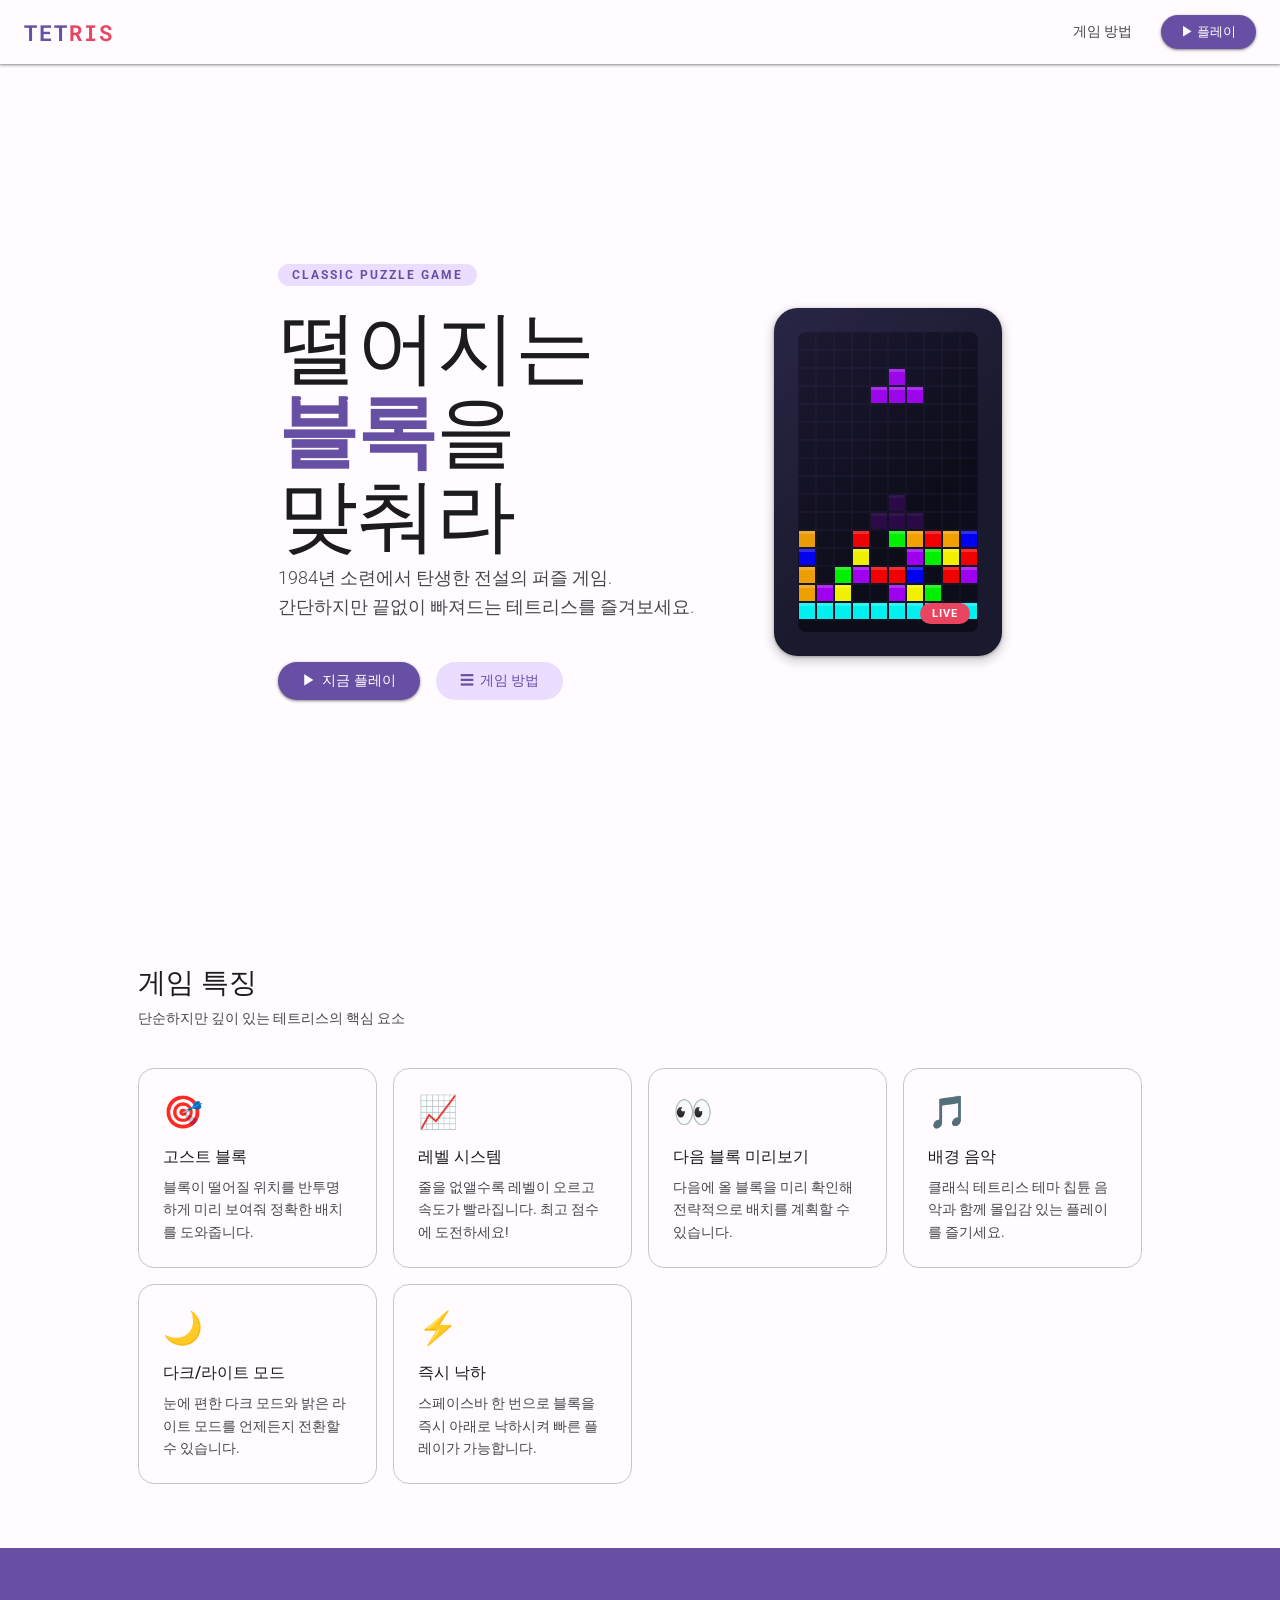
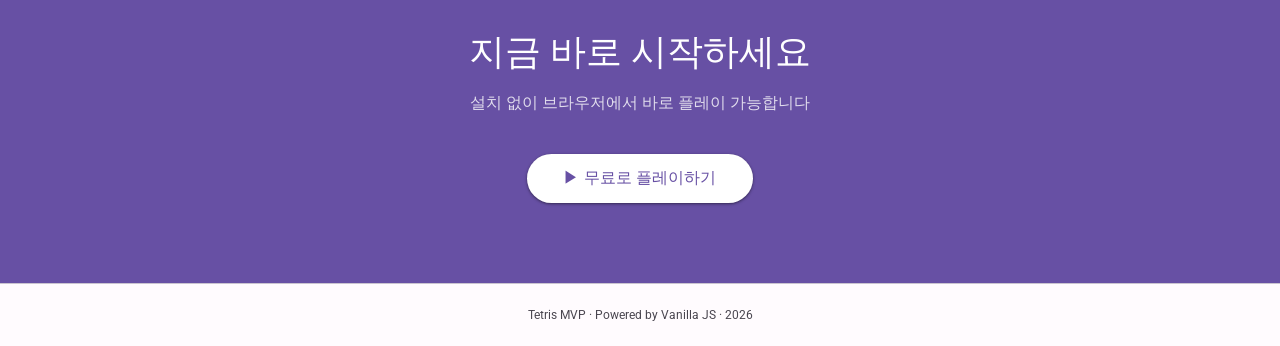
<file: index.html>
<!DOCTYPE html>
<html lang="ko">
<head>
  <meta charset="UTF-8" />
  <meta name="viewport" content="width=device-width, initial-scale=1.0" />
  <title>Tetris — 클래식 퍼즐 게임</title>
  <link rel="preconnect" href="https://fonts.googleapis.com" />
  <link rel="preconnect" href="https://fonts.gstatic.com" crossorigin />
  <link href="https://fonts.googleapis.com/css2?family=Roboto:wght@300;400;500;700&family=Roboto+Mono:wght@500&display=swap" rel="stylesheet" />
  <link rel="stylesheet" href="css/index.css" />
</head>
<body>

<!-- App Bar -->
<header class="app-bar">
  <div class="app-bar-logo">TET<span>RIS</span></div>
  <div class="app-bar-spacer"></div>
  <button class="app-bar-nav" id="nav-guide">게임 방법</button>
  <a href="game.html" class="btn-filled" style="text-decoration:none;font-size:13px;padding:8px 20px;">
    ▶ 플레이
  </a>
</header>

<!-- Hero -->
<section class="hero">
  <div class="hero-text">
    <span class="hero-eyebrow">Classic Puzzle Game</span>
    <h1 class="hero-title">떨어지는<br><strong>블록</strong>을<br>맞춰라</h1>
    <p class="hero-sub">
      1984년 소련에서 탄생한 전설의 퍼즐 게임.<br>
      간단하지만 끝없이 빠져드는 테트리스를 즐겨보세요.
    </p>
    <div class="hero-actions">
      <a href="game.html" class="btn-filled" id="play-btn">
        ▶&nbsp; 지금 플레이
      </a>
      <button class="btn-tonal" id="guide-btn">
        ☰&nbsp; 게임 방법
      </button>
    </div>
  </div>

  <div class="hero-preview">
    <div class="preview-card">
      <canvas id="preview-canvas" width="180" height="300"></canvas>
      <div class="preview-badge">LIVE</div>
    </div>
  </div>
</section>

<!-- Feature Cards -->
<section class="section">
  <h2 class="section-title">게임 특징</h2>
  <p class="section-sub">단순하지만 깊이 있는 테트리스의 핵심 요소</p>
  <div class="cards-grid">
    <div class="card">
      <div class="card-icon">🎯</div>
      <div class="card-title">고스트 블록</div>
      <div class="card-body">블록이 떨어질 위치를 반투명하게 미리 보여줘 정확한 배치를 도와줍니다.</div>
    </div>
    <div class="card">
      <div class="card-icon">📈</div>
      <div class="card-title">레벨 시스템</div>
      <div class="card-body">줄을 없앨수록 레벨이 오르고 속도가 빨라집니다. 최고 점수에 도전하세요!</div>
    </div>
    <div class="card">
      <div class="card-icon">👀</div>
      <div class="card-title">다음 블록 미리보기</div>
      <div class="card-body">다음에 올 블록을 미리 확인해 전략적으로 배치를 계획할 수 있습니다.</div>
    </div>
    <div class="card">
      <div class="card-icon">🎵</div>
      <div class="card-title">배경 음악</div>
      <div class="card-body">클래식 테트리스 테마 칩튠 음악과 함께 몰입감 있는 플레이를 즐기세요.</div>
    </div>
    <div class="card">
      <div class="card-icon">🌙</div>
      <div class="card-title">다크/라이트 모드</div>
      <div class="card-body">눈에 편한 다크 모드와 밝은 라이트 모드를 언제든지 전환할 수 있습니다.</div>
    </div>
    <div class="card">
      <div class="card-icon">⚡</div>
      <div class="card-title">즉시 낙하</div>
      <div class="card-body">스페이스바 한 번으로 블록을 즉시 아래로 낙하시켜 빠른 플레이가 가능합니다.</div>
    </div>
  </div>
</section>

<!-- CTA -->
<section class="cta">
  <h2>지금 바로 시작하세요</h2>
  <p>설치 없이 브라우저에서 바로 플레이 가능합니다</p>
  <a href="game.html" class="btn-filled">▶ 무료로 플레이하기</a>
</section>

<footer>
  Tetris MVP · Powered by Vanilla JS · 2026
</footer>

<!-- How to Play Dialog -->
<div class="dialog-backdrop" id="dialog">
  <div class="dialog" role="dialog" aria-modal="true" aria-labelledby="dialog-title">
    <div class="dialog-title" id="dialog-title">
      <span style="font-size:28px;">🎮</span> 게임 방법
    </div>

    <div class="step">
      <div class="step-num">1</div>
      <div class="step-content">
        <h4>게임 시작</h4>
        <p>화면 오른쪽 패널의 <strong>START</strong> 버튼을 클릭하면 블록이 위에서 떨어지기 시작합니다.</p>
      </div>
    </div>
    <div class="step">
      <div class="step-num">2</div>
      <div class="step-content">
        <h4>블록 조작</h4>
        <p>키보드로 블록을 움직이고 회전시켜 가로 줄을 빈틈없이 채우세요.</p>
      </div>
    </div>

    <div class="key-grid">
      <div class="key-row"><span class="key">←</span> 왼쪽 이동</div>
      <div class="key-row"><span class="key">→</span> 오른쪽 이동</div>
      <div class="key-row"><span class="key">↑</span> 블록 회전</div>
      <div class="key-row"><span class="key">↓</span> 빠른 낙하</div>
      <div class="key-row" style="grid-column:1/-1"><span class="key">Space</span> 즉시 낙하 (하드 드롭)</div>
    </div>

    <div class="step">
      <div class="step-num">3</div>
      <div class="step-content">
        <h4>줄 없애기 = 점수!</h4>
        <p>가로 줄이 꽉 차면 자동으로 사라지고 점수를 얻습니다. 한 번에 여러 줄을 없앨수록 더 많은 점수!</p>
      </div>
    </div>
    <div class="step">
      <div class="step-num">4</div>
      <div class="step-content">
        <h4>레벨업</h4>
        <p>10줄을 없앨 때마다 레벨이 오르고 블록 속도가 빨라집니다. 높은 레벨일수록 고득점 기회!</p>
      </div>
    </div>
    <div class="step">
      <div class="step-num">5</div>
      <div class="step-content">
        <h4>게임 오버</h4>
        <p>블록이 화면 꼭대기까지 쌓이면 게임이 끝납니다. RESTART 버튼으로 다시 도전하세요.</p>
      </div>
    </div>

    <div class="tip-chip">
      💡 팁: 고스트 블록(반투명)을 보고 블록이 어디 떨어질지 미리 확인하세요!
    </div>

    <div class="dialog-actions">
      <button class="btn-outlined" id="dialog-close">닫기</button>
      <a href="game.html" class="btn-filled">▶ 플레이하러 가기</a>
    </div>
  </div>
</div>

<script src="js/index.js"></script>
</body>
</html>
</file>
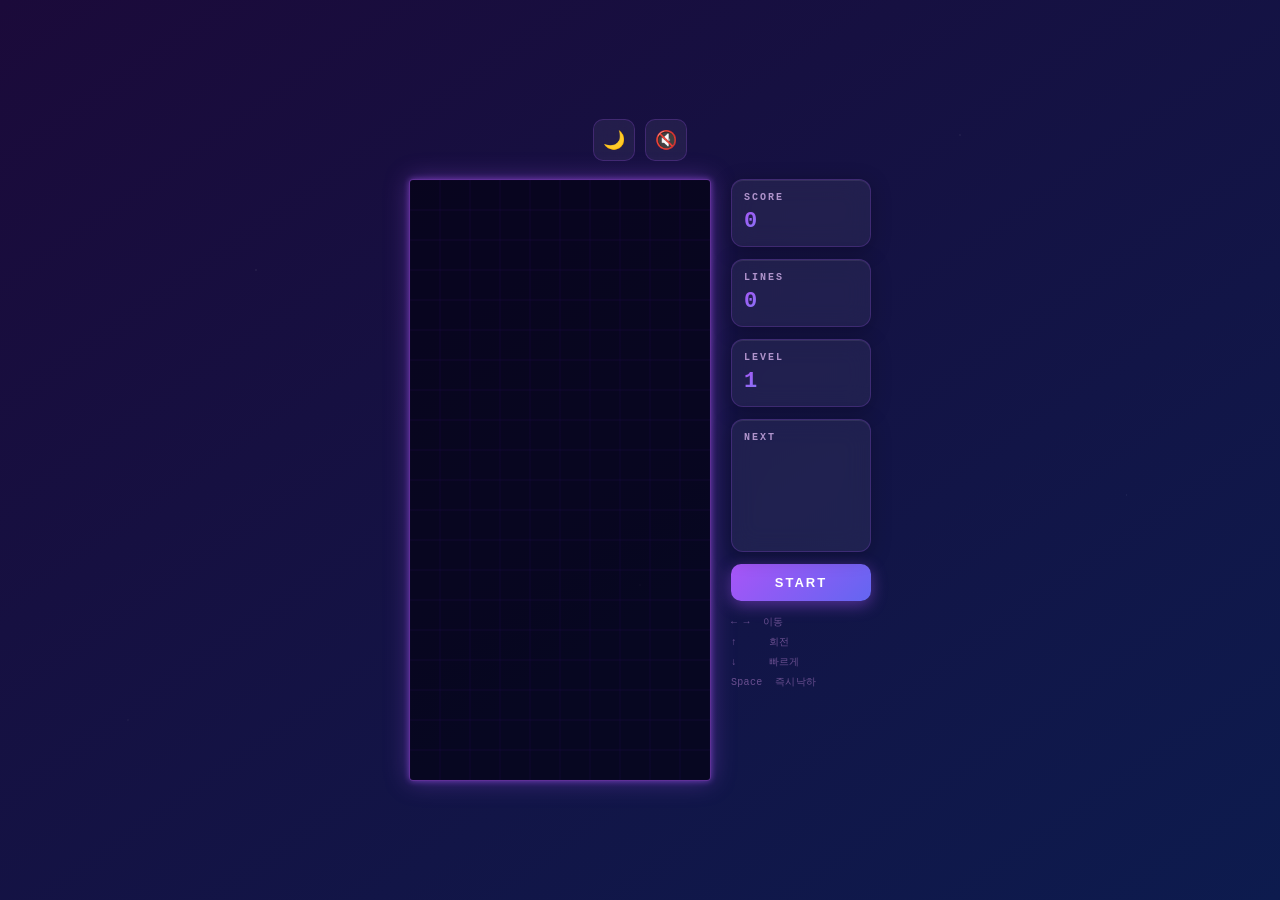
<file: game.html>
<!DOCTYPE html>
<html lang="ko" data-theme="dark">
<head>
  <meta charset="UTF-8" />
  <meta name="viewport" content="width=device-width, initial-scale=1.0, user-scalable=no, viewport-fit=cover" />
  <title>Tetris</title>
  <link rel="stylesheet" href="css/game.css" />
</head>
<body>

<div id="topbar">
  <button class="icon-btn" id="theme-btn" title="라이트/다크 모드">🌙</button>
  <button class="icon-btn" id="music-btn" title="음악 켜기/끄기">🔇</button>
</div>

<div id="app">
  <canvas id="board" width="300" height="600"></canvas>
  <div id="panel">
    <div class="panel-stat-row">
      <div class="box">
        <h3>Score</h3>
        <div class="value" id="score">0</div>
      </div>
      <div class="box">
        <h3>Lines</h3>
        <div class="value" id="lines">0</div>
      </div>
      <div class="box">
        <h3>Level</h3>
        <div class="value" id="level">1</div>
      </div>
    </div>
    <div class="panel-next-row">
      <div class="box" id="next-box">
        <h3>Next</h3>
        <canvas id="next-canvas" width="100" height="100"></canvas>
      </div>
      <button id="btn-mobile" class="mobile-only">START</button>
    </div>
    <button id="btn">START</button>
    <div id="keys">
      ← → &nbsp;이동<br>
      ↑ &nbsp;&nbsp;&nbsp;&nbsp;회전<br>
      ↓ &nbsp;&nbsp;&nbsp;&nbsp;빠르게<br>
      Space &nbsp;즉시낙하
    </div>
  </div>
</div>

<!-- 모바일 게임패드 -->
<div id="gamepad">
  <div class="gc-left-group">
    <div class="gc-lr">
      <button class="gc-btn gc-left"  id="gc-left"  aria-label="왼쪽">◀</button>
      <button class="gc-btn gc-right" id="gc-right" aria-label="오른쪽">▶</button>
    </div>
  </div>
  <div class="gc-right-group">
    <div class="gc-mid-row">
      <button class="gc-btn gc-down"   id="gc-down"   aria-label="아래">▼</button>
      <button class="gc-btn gc-rotate" id="gc-rotate" aria-label="회전">↺</button>
    </div>
    <button class="gc-btn gc-drop" id="gc-drop" aria-label="즉시 낙하">⚡</button>
  </div>
</div>

<audio id="bgm" src="assets/bgm.wav" loop></audio>

<script src="js/game.js"></script>
</body>
</html>
</file>
<file: css/index.css>
/* ── MD3 토큰 ──────────────────────────────── */
:root {
  --md-primary:        #6750A4;
  --md-on-primary:     #FFFFFF;
  --md-primary-con:    #EADDFF;
  --md-secondary:      #E94560;
  --md-on-secondary:   #FFFFFF;
  --md-surface:        #FFFBFE;
  --md-surface-v:      #E6E0E9;
  --md-on-surface:     #1C1B1F;
  --md-on-surface-var: #49454F;
  --md-outline:        #79747E;
  --md-outline-var:    #CAC4D0;
  --md-bg:             #FFFBFE;
  --md-elev1: 0 1px 2px rgba(0,0,0,.3), 0 1px 3px 1px rgba(0,0,0,.15);
  --md-elev2: 0 1px 2px rgba(0,0,0,.3), 0 2px 6px 2px rgba(0,0,0,.15);
  --md-elev3: 0 4px 8px 3px rgba(0,0,0,.15), 0 1px 3px rgba(0,0,0,.3);
}

* { box-sizing: border-box; margin: 0; padding: 0; }

body {
  font-family: 'Roboto', sans-serif;
  background: var(--md-bg);
  color: var(--md-on-surface);
  min-height: 100vh;
}

/* ── App Bar ───────────────────────────────── */
.app-bar {
  position: sticky;
  top: 0;
  z-index: 100;
  background: var(--md-surface);
  box-shadow: var(--md-elev1);
  display: flex;
  align-items: center;
  padding: 0 24px;
  height: 64px;
  gap: 16px;
}
.app-bar-logo {
  font-family: 'Roboto Mono', monospace;
  font-size: 22px;
  font-weight: 700;
  color: var(--md-primary);
  letter-spacing: 2px;
}
.app-bar-logo span { color: var(--md-secondary); }
.app-bar-spacer { flex: 1; }
.app-bar-nav {
  font-size: 14px;
  font-weight: 500;
  color: var(--md-on-surface-var);
  cursor: pointer;
  padding: 8px 12px;
  border-radius: 20px;
  border: none;
  background: none;
  transition: background 0.2s;
}
.app-bar-nav:hover { background: rgba(103,80,164,.08); color: var(--md-primary); }

/* ── Hero ──────────────────────────────────── */
.hero {
  display: flex;
  align-items: center;
  justify-content: center;
  gap: 80px;
  padding: 80px 48px;
  min-height: calc(100vh - 64px);
  flex-wrap: wrap;
}

.hero-text { max-width: 480px; }
.hero-eyebrow {
  display: inline-block;
  background: var(--md-primary-con);
  color: var(--md-primary);
  font-size: 12px;
  font-weight: 700;
  letter-spacing: 2px;
  padding: 4px 14px;
  border-radius: 20px;
  margin-bottom: 20px;
  text-transform: uppercase;
}
.hero-title {
  font-size: clamp(48px, 8vw, 80px);
  font-weight: 300;
  letter-spacing: -1px;
  line-height: 1.05;
  color: var(--md-on-surface);
  margin-bottom: 6px;
}
.hero-title strong {
  font-weight: 700;
  color: var(--md-primary);
}
.hero-sub {
  font-size: 18px;
  color: var(--md-on-surface-var);
  font-weight: 300;
  line-height: 1.6;
  margin-bottom: 40px;
}
.hero-actions { display: flex; gap: 16px; flex-wrap: wrap; }

/* ── MD3 Buttons ───────────────────────────── */
.btn-filled {
  display: inline-flex;
  align-items: center;
  gap: 8px;
  padding: 10px 24px;
  border-radius: 20px;
  border: none;
  background: var(--md-primary);
  color: var(--md-on-primary);
  font-family: 'Roboto', sans-serif;
  font-size: 14px;
  font-weight: 500;
  letter-spacing: 0.1px;
  cursor: pointer;
  box-shadow: var(--md-elev1);
  text-decoration: none;
  position: relative;
  overflow: hidden;
  transition: box-shadow 0.2s;
}
.btn-filled:hover { box-shadow: var(--md-elev2); }
.btn-filled::after {
  content: '';
  position: absolute;
  inset: 0;
  background: rgba(255,255,255,0);
  transition: background 0.2s;
}
.btn-filled:hover::after { background: rgba(255,255,255,0.08); }

.btn-tonal {
  display: inline-flex;
  align-items: center;
  gap: 8px;
  padding: 10px 24px;
  border-radius: 20px;
  border: none;
  background: var(--md-primary-con);
  color: var(--md-primary);
  font-family: 'Roboto', sans-serif;
  font-size: 14px;
  font-weight: 500;
  cursor: pointer;
  text-decoration: none;
  position: relative;
  overflow: hidden;
  transition: box-shadow 0.2s;
}
.btn-tonal:hover { box-shadow: var(--md-elev1); }

.btn-outlined {
  display: inline-flex;
  align-items: center;
  gap: 8px;
  padding: 10px 24px;
  border-radius: 20px;
  border: 1px solid var(--md-outline);
  background: transparent;
  color: var(--md-primary);
  font-family: 'Roboto', sans-serif;
  font-size: 14px;
  font-weight: 500;
  cursor: pointer;
  text-decoration: none;
  transition: background 0.2s;
}
.btn-outlined:hover { background: rgba(103,80,164,.08); }

/* ── Canvas Preview ────────────────────────── */
.hero-preview { position: relative; }
.preview-card {
  background: #1a1a2e;
  border-radius: 24px;
  padding: 24px;
  box-shadow: var(--md-elev3);
  position: relative;
  overflow: hidden;
}
.preview-card::before {
  content: '';
  position: absolute;
  inset: 0;
  background: linear-gradient(135deg, rgba(103,80,164,.2), transparent 60%);
  pointer-events: none;
}
#preview-canvas { display: block; border-radius: 8px; }
.preview-badge {
  position: absolute;
  bottom: 32px;
  right: 32px;
  background: var(--md-secondary);
  color: #fff;
  font-size: 11px;
  font-weight: 700;
  letter-spacing: 1px;
  padding: 4px 12px;
  border-radius: 12px;
  text-transform: uppercase;
}

/* ── Feature Cards ─────────────────────────── */
.section {
  padding: 64px 48px;
  max-width: 1100px;
  margin: 0 auto;
}
.section-title {
  font-size: 28px;
  font-weight: 400;
  color: var(--md-on-surface);
  margin-bottom: 8px;
}
.section-sub {
  font-size: 14px;
  color: var(--md-on-surface-var);
  margin-bottom: 40px;
}
.cards-grid {
  display: grid;
  grid-template-columns: repeat(auto-fit, minmax(200px, 1fr));
  gap: 16px;
}
.card {
  background: var(--md-surface);
  border: 1px solid var(--md-outline-var);
  border-radius: 16px;
  padding: 24px;
  transition: box-shadow 0.2s, transform 0.2s;
}
.card:hover { box-shadow: var(--md-elev2); transform: translateY(-2px); }
.card-icon { font-size: 32px; margin-bottom: 16px; }
.card-title {
  font-size: 16px;
  font-weight: 500;
  margin-bottom: 8px;
  color: var(--md-on-surface);
}
.card-body {
  font-size: 14px;
  color: var(--md-on-surface-var);
  line-height: 1.6;
}

/* ── CTA ───────────────────────────────────── */
.cta {
  background: var(--md-primary);
  color: var(--md-on-primary);
  text-align: center;
  padding: 80px 48px;
}
.cta h2 { font-size: 36px; font-weight: 400; margin-bottom: 16px; }
.cta p  { font-size: 16px; opacity: .8; margin-bottom: 40px; }
.cta .btn-filled {
  background: var(--md-on-primary);
  color: var(--md-primary);
  font-size: 16px;
  padding: 14px 36px;
  border-radius: 28px;
}

/* ── Dialog ────────────────────────────────── */
.dialog-backdrop {
  display: none;
  position: fixed;
  inset: 0;
  background: rgba(0,0,0,.5);
  z-index: 200;
  align-items: center;
  justify-content: center;
  padding: 24px;
}
.dialog-backdrop.open { display: flex; }

.dialog {
  background: var(--md-surface);
  border-radius: 28px;
  padding: 24px;
  max-width: 560px;
  width: 100%;
  box-shadow: 0 8px 32px rgba(0,0,0,.25);
  max-height: 90vh;
  overflow-y: auto;
  animation: dialog-in 0.2s ease;
}
@keyframes dialog-in {
  from { opacity: 0; transform: scale(0.92) translateY(16px); }
  to   { opacity: 1; transform: none; }
}
.dialog-title {
  font-size: 24px;
  font-weight: 400;
  color: var(--md-on-surface);
  margin-bottom: 20px;
  display: flex;
  align-items: center;
  gap: 12px;
}

.step { display: flex; gap: 16px; margin-bottom: 24px; align-items: flex-start; }
.step-num {
  min-width: 36px;
  height: 36px;
  border-radius: 50%;
  background: var(--md-primary-con);
  color: var(--md-primary);
  font-weight: 700;
  font-size: 14px;
  display: flex;
  align-items: center;
  justify-content: center;
}
.step-content h4 { font-size: 15px; font-weight: 500; margin-bottom: 4px; color: var(--md-on-surface); }
.step-content p  { font-size: 14px; color: var(--md-on-surface-var); line-height: 1.6; }

.key-grid {
  display: grid;
  grid-template-columns: 1fr 1fr;
  gap: 10px;
  margin: 20px 0 28px;
  background: var(--md-surface-v);
  border-radius: 16px;
  padding: 16px;
}
.key-row { display: flex; align-items: center; gap: 10px; font-size: 14px; color: var(--md-on-surface); }
.key {
  display: inline-flex;
  align-items: center;
  justify-content: center;
  background: var(--md-surface);
  border: 1px solid var(--md-outline-var);
  border-radius: 8px;
  padding: 4px 10px;
  font-family: 'Roboto Mono', monospace;
  font-size: 12px;
  font-weight: 500;
  color: var(--md-primary);
  box-shadow: 0 2px 0 var(--md-outline-var);
  white-space: nowrap;
  min-width: 36px;
}

.tip-chip {
  display: inline-flex;
  align-items: center;
  gap: 6px;
  background: #FFF3E0;
  color: #E65100;
  font-size: 13px;
  border-radius: 12px;
  padding: 6px 14px;
  margin-bottom: 24px;
}
.dialog-actions { display: flex; justify-content: flex-end; gap: 8px; margin-top: 8px; }

/* ── Ripple ────────────────────────────────── */
.ripple {
  position: absolute;
  border-radius: 50%;
  background: rgba(255,255,255,0.35);
  transform: scale(0);
  animation: ripple-anim 0.5s linear;
  pointer-events: none;
}
@keyframes ripple-anim {
  to { transform: scale(4); opacity: 0; }
}

/* ── Footer ────────────────────────────────── */
footer {
  text-align: center;
  padding: 24px;
  font-size: 12px;
  color: var(--md-on-surface-var);
  border-top: 1px solid var(--md-outline-var);
}
</file>
<file: css/game.css>
/* ── 테마 변수 ─────────────────────────────────────── */
:root {
  --bg-from:    #1b0a3a;
  --bg-to:      #0d1b4e;
  --panel-bg:   rgba(255,255,255,0.06);
  --board-bg:   rgba(4,2,18,0.7);
  --border:     rgba(168,85,247,0.55);
  --border2:    rgba(168,85,247,0.22);
  --text:       #ede8ff;
  --muted:      #b094cc;
  --muted2:     #6a4f90;
  --accent:     #a855f7;
  --accent2:    #22d3ee;
  --accent-hv:  #9333ea;
  --grid:       rgba(168,85,247,0.08);
  --gc-bg:      rgba(12,5,32,0.96);
  --gc-btn:     rgba(168,85,247,0.18);
  --gc-btn-sh:  rgba(0,0,0,0.55);
  --glow-brd:   0 0 24px rgba(168,85,247,0.35), 0 0 6px rgba(168,85,247,0.55);
  --glow-btn:   0 0 18px rgba(168,85,247,0.55);
}

[data-theme="light"] {
  --bg-from:    #f3eaff;
  --bg-to:      #e6f0ff;
  --panel-bg:   rgba(255,255,255,0.75);
  --board-bg:   rgba(240,232,255,0.9);
  --border:     rgba(139,92,246,0.45);
  --border2:    rgba(139,92,246,0.2);
  --text:       #2a1054;
  --muted:      #7c5bb0;
  --muted2:     #b09acc;
  --accent:     #7c3aed;
  --accent2:    #0891b2;
  --accent-hv:  #6d28d9;
  --grid:       rgba(139,92,246,0.12);
  --gc-bg:      rgba(230,220,255,0.97);
  --gc-btn:     rgba(139,92,246,0.15);
  --gc-btn-sh:  rgba(100,60,180,0.2);
  --glow-brd:   0 0 18px rgba(139,92,246,0.2), 0 0 4px rgba(139,92,246,0.35);
  --glow-btn:   0 0 14px rgba(139,92,246,0.3);
}

* { box-sizing: border-box; margin: 0; padding: 0; }

body {
  background: linear-gradient(145deg, var(--bg-from) 0%, var(--bg-to) 100%);
  background-attachment: fixed;
  display: flex;
  flex-direction: column;
  justify-content: center;
  align-items: center;
  min-height: 100vh;
  min-height: 100dvh;
  font-family: 'Courier New', monospace;
  color: var(--text);
  transition: background 0.4s, color 0.4s;
  overflow-x: hidden;
  user-select: none;
}

/* 배경 별빛 레이어 */
body::before {
  content: '';
  position: fixed;
  inset: 0;
  background-image:
    radial-gradient(1px 1px at 20% 30%, rgba(255,255,255,0.18) 0%, transparent 100%),
    radial-gradient(1px 1px at 75% 15%, rgba(255,255,255,0.14) 0%, transparent 100%),
    radial-gradient(1.5px 1.5px at 50% 65%, rgba(200,160,255,0.15) 0%, transparent 100%),
    radial-gradient(1px 1px at 10% 80%, rgba(255,255,255,0.10) 0%, transparent 100%),
    radial-gradient(1px 1px at 88% 55%, rgba(200,220,255,0.12) 0%, transparent 100%);
  pointer-events: none;
  z-index: 0;
}

body > * { position: relative; z-index: 1; }

/* ── 상단 버튼 ─────────────────────────────────────── */
#topbar {
  display: flex;
  gap: 10px;
  margin-bottom: 18px;
}

.icon-btn {
  background: var(--panel-bg);
  border: 1px solid var(--border2);
  border-radius: 10px;
  color: var(--text);
  font-size: 18px;
  width: 42px;
  height: 42px;
  cursor: pointer;
  display: flex;
  align-items: center;
  justify-content: center;
  transition: background 0.2s, box-shadow 0.2s, border-color 0.2s;
  -webkit-tap-highlight-color: transparent;
  backdrop-filter: blur(10px);
  -webkit-backdrop-filter: blur(10px);
}
.icon-btn:hover {
  background: rgba(168,85,247,0.2);
  border-color: var(--border);
  box-shadow: var(--glow-btn);
}

/* ── 게임 영역 ─────────────────────────────────────── */
#app {
  display: flex;
  gap: 20px;
  align-items: flex-start;
}

canvas {
  border: 1.5px solid var(--border);
  background: var(--board-bg);
  display: block;
  box-shadow: var(--glow-brd);
  border-radius: 4px;
  transition: background 0.3s, border-color 0.3s, box-shadow 0.3s;
}

/* ── 사이드 패널 (데스크탑) ────────────────────────── */
#panel {
  width: 140px;
  display: flex;
  flex-direction: column;
  gap: 12px;
}

.panel-stat-row,
.panel-next-row { display: contents; }

.box {
  background: var(--panel-bg);
  border: 1px solid var(--border2);
  border-radius: 12px;
  padding: 12px;
  backdrop-filter: blur(12px);
  -webkit-backdrop-filter: blur(12px);
  box-shadow: 0 4px 20px rgba(0,0,0,0.25), inset 0 1px 0 rgba(255,255,255,0.08);
  transition: background 0.3s, border-color 0.3s;
}
.box h3 {
  font-size: 10px;
  color: var(--muted);
  letter-spacing: 2px;
  text-transform: uppercase;
  margin-bottom: 6px;
}
.box .value {
  font-size: 22px;
  font-weight: bold;
  background: linear-gradient(135deg, var(--accent), var(--accent2));
  -webkit-background-clip: text;
  -webkit-text-fill-color: transparent;
  background-clip: text;
}

#next-canvas {
  border: none;
  background: transparent;
  margin-top: 4px;
  box-shadow: none;
  border-radius: 0;
}

#btn {
  width: 100%;
  padding: 11px;
  border: none;
  border-radius: 10px;
  background: linear-gradient(135deg, var(--accent), #6366f1);
  color: #fff;
  font-size: 13px;
  font-weight: bold;
  cursor: pointer;
  letter-spacing: 2px;
  box-shadow: 0 4px 16px rgba(168,85,247,0.45);
  transition: transform 0.15s, box-shadow 0.15s;
  -webkit-tap-highlight-color: transparent;
}
#btn:hover {
  transform: translateY(-2px);
  box-shadow: 0 6px 22px rgba(168,85,247,0.65);
}
#btn:active {
  transform: translateY(1px);
  box-shadow: 0 2px 10px rgba(168,85,247,0.4);
}

#keys {
  font-size: 10px;
  color: var(--muted2);
  line-height: 2;
  letter-spacing: 0.3px;
}

/* ── 모바일 전용 재시작 버튼 (기본: 숨김) ─────────────── */
.mobile-only { display: none; }

/* ── 게임패드 (기본: 숨김) ─────────────────────────── */
#gamepad {
  display: none;
  align-items: center;
  justify-content: space-between;
  width: 100%;
  padding: 18px 28px 20px;
  background: var(--gc-bg);
  border-top: 1px solid var(--border2);
  border-radius: 28px 28px 0 0;
  margin-top: 10px;
  padding-bottom: max(20px, env(safe-area-inset-bottom));
  backdrop-filter: blur(20px);
  -webkit-backdrop-filter: blur(20px);
}

/* 왼쪽: ◀ ▶ */
.gc-left-group {
  display: flex;
  align-items: center;
}
.gc-lr {
  display: flex;
  flex-direction: row;
  gap: 12px;
}

/* 오른쪽: (▼ + ↺) 위, ⚡ 아래 */
.gc-right-group {
  display: flex;
  flex-direction: column;
  gap: 10px;
  align-items: center;
}
.gc-mid-row {
  display: flex;
  flex-direction: row;
  gap: 12px;
}

/* 버튼 공통 */
.gc-btn {
  width: 64px;
  height: 64px;
  border-radius: 18px;
  border: 1px solid rgba(168,85,247,0.35);
  background: var(--gc-btn);
  color: var(--text);
  font-size: 24px;
  cursor: pointer;
  display: flex;
  align-items: center;
  justify-content: center;
  box-shadow: 0 5px 0 var(--gc-btn-sh), inset 0 1px 0 rgba(255,255,255,0.1);
  transition: transform 0.07s, box-shadow 0.07s, background 0.07s;
  -webkit-tap-highlight-color: transparent;
  touch-action: none;
  backdrop-filter: blur(8px);
  -webkit-backdrop-filter: blur(8px);
}
.gc-btn:active,
.gc-btn.pressed {
  transform: translateY(4px);
  box-shadow: 0 1px 0 var(--gc-btn-sh), 0 0 16px rgba(168,85,247,0.6);
  background: linear-gradient(135deg, var(--accent), #6366f1);
  border-color: transparent;
  color: #fff;
}

/* ⚡ 즉시낙하 버튼 강조 */
.gc-drop {
  background: rgba(34,211,238,0.15);
  border-color: rgba(34,211,238,0.45);
  box-shadow: 0 5px 0 rgba(0,80,100,0.5), inset 0 1px 0 rgba(255,255,255,0.1);
}
.gc-drop:active,
.gc-drop.pressed {
  background: linear-gradient(135deg, #22d3ee, #0891b2);
  box-shadow: 0 1px 0 rgba(0,80,100,0.5), 0 0 18px rgba(34,211,238,0.65);
  border-color: transparent;
}

/* ── 모바일 레이아웃 (≤640px) ──────────────────────── */
@media (max-width: 640px) {
  body {
    justify-content: flex-start;
    padding: 10px 0 0;
    gap: 0;
  }

  #topbar {
    width: 100%;
    padding: 0 12px;
    justify-content: flex-end;
    margin-bottom: 8px;
  }

  #app {
    flex-direction: column;
    align-items: center;
    width: 100%;
    gap: 8px;
  }

  /* 세로형 패널: 두 행으로 구성 */
  #panel {
    width: 100%;
    flex-direction: column;
    padding: 0 12px;
    gap: 6px;
    order: -1;
  }

  /* Row 1: Score / Lines / Level */
  .panel-stat-row {
    display: flex;
    width: 100%;
    gap: 6px;
  }

  /* Row 2: Next 미리보기 + Restart 버튼 */
  .panel-next-row {
    display: flex;
    width: 100%;
    gap: 8px;
    align-items: stretch;
  }

  .box {
    flex: 1;
    padding: 8px 6px;
    text-align: center;
  }
  .box h3 { font-size: 9px; margin-bottom: 3px; }
  .box .value { font-size: 15px; }

  #next-box { flex: 1; }
  #next-canvas { margin-top: 2px; }

  /* 데스크탑 전용 요소 숨기기, 모바일 전용 요소 표시 */
  #keys  { display: none; }
  #btn   { display: none; }
  .mobile-only { display: flex; }

  /* 캔버스 중앙 정렬 */
  #board { display: block; margin: 0 auto; }

  /* 모바일 재시작 버튼 */
  #btn-mobile {
    flex: 1;
    padding: 8px;
    border-radius: 10px;
    border: 1px solid var(--border2);
    background: var(--panel-bg);
    color: var(--text);
    font-family: 'Courier New', monospace;
    font-size: 12px;
    font-weight: bold;
    letter-spacing: 1px;
    cursor: pointer;
    -webkit-tap-highlight-color: transparent;
    align-self: stretch;
    backdrop-filter: blur(10px);
    -webkit-backdrop-filter: blur(10px);
    transition: background 0.15s, color 0.15s, border-color 0.15s;
  }
  #btn-mobile:active {
    background: linear-gradient(135deg, var(--accent), #6366f1);
    color: #fff;
    border-color: transparent;
  }

  /* 게임패드 표시 */
  #gamepad { display: flex; }
}

/* 아주 작은 화면 (≤360px) */
@media (max-width: 360px) {
  .gc-btn { width: 54px; height: 54px; font-size: 20px; }
}
</file>
